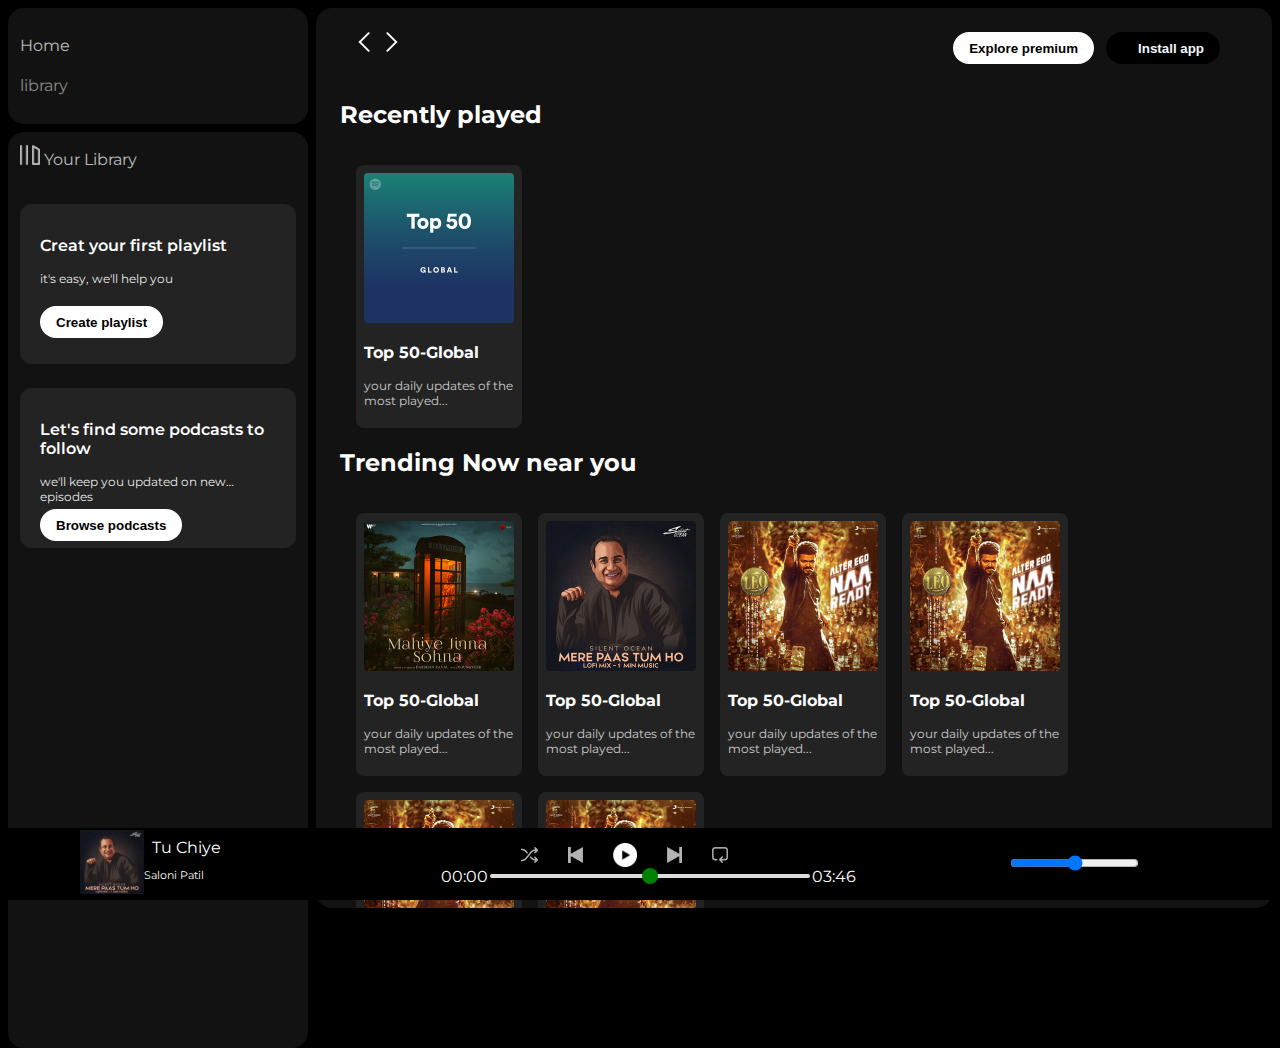
<file: index.html>
<!DOCTYPE html>
<html lang="en">
<head>
    <meta charset="UTF-8">
    <meta name="viewport" content="width=device-width, initial-scale=1.0">
    <link rel="stylesheet" href="css2.css">
    
    <link rel="stylesheet" href="https://cdnjs.cloudflare.com/ajax/libs/font-awesome/6.6.0/css/all.min.css" integrity="sha512-Kc323vGBEqzTmouAECnVceyQqyqdsSiqLQISBL29aUW4U/M7pSPA/gEUZQqv1cwx4OnYxTxve5UMg5GT6L4JJg==" crossorigin="anonymous" referrerpolicy="no-referrer" />
    
    <link rel="icon" href="assets/logo.png">
    <title>Spotify-web player: Music </title>
    

 <link rel="preconnect" href="https://fonts.googleapis.com">
<link rel="preconnect" href="https://fonts.gstatic.com" crossorigin>
<link href="https://fonts.googleapis.com/css2?family=Montserrat:ital,wght@0,100..900;1,100..900&display=swap"
 rel="stylesheet">

</head>
<body>
    <div class="main">
        <div class="sidebar">

           <div class="nav">
              <div class="nav-option">
                  <div class="nav-option" style="opacity: 1;">
                    <i class="fa-solid fa-house"></i>
                    <a href="#"> Home </a>
                  </div>
                    <div class="nav-option">
                        <i class="fa-solid fa-magnifying-glass"></i>
                        <a href="#"> library </a>
                    </div>
                
               </div>
           </div>


            <div class="library">
              <div class="options">
                 <div class="library_options nav-option">
                    <img src="assets/library_icon.png">
                    <a href="#"> Your Library </a>
                 </div>
                  
                  <div class="icon">
                    <i class="fa-solid fa-plus"></i>
                    <i class="fa-solid fa-arrow-right"></i>
                  </div>
              </div>

               <div class="box">
                 <div class="box1">
                    <p class="para1"> Creat your first playlist</p>
                    <p class="para2"> it's easy, we'll help you</p>
                    <div class="badge"> <button> Create  playlist</button></div>
                 </div>
               </div>

               <div class="box">
                <div class="box1">
                   <p class="para1"> Let's find some podcasts to follow</p>
                   <p class="para2"> we'll keep you updated on new episodes</p>
                   <div class="badge"> <button>Browse podcasts </button></div>
                </div>
              </div>


            </div>


        </div>

           
    
        <div class="main-content">  
           
            <div class="sticky-nav">
                <div class="stickyNav-arrows">
                    <img src="assets/backward_icon.png">
                    <img src="assets/forward_icon.png" class="hide">
                </div>

                <div class="stickyNav-badges">
                    <div class="badge"> <button>Explore premium </button></div>  
                    <div class="badge  dark-badge hide " >  <button> <i class="fa-solid fa-download"></i> Install app</button></div>
                    <i class="fa-regular fa-user"></i>
                </div>
                
              </div>
 

              <h2> Recently played</h2>
              <div class="card-container">
                
                 <div class="card">
                  <img src="assets/card1img.jpeg">
                  <p class="card-title"> Top 50-Global</p>
                  <p class="card-info"> your daily updates of the most played...</p>
                  </div>
              </div>


              <h2>Trending Now near you</h2>
              <div class="card-container">
                
                 <div class="card">
                  <img src="assets/card2img.jpeg">
                  <p class="card-title"> Top 50-Global</p>
                  <p class="card-info"> your daily updates of the most played...</p>
                  </div>
              

                 <div class="card">
                  <img src="assets/card3img.jpeg">
                  <p class="card-title"> Top 50-Global</p>
                  <p class="card-info"> your daily updates of the most played...</p>
                  </div>



             
                 <div class="card">
                  <img src="assets/card4img.jpeg">
                  <p class="card-title"> Top 50-Global</p>
                  <p class="card-info"> your daily updates of the most played...</p>
                  </div>
            
                  <div class="card">
                    <img src="assets/card4img.jpeg">
                    <p class="card-title"> Top 50-Global</p>
                    <p class="card-info"> your daily updates of the most played...</p>
                    </div>
            
                    <div class="card">
                      <img src="assets/card4img.jpeg">
                      <p class="card-title"> Top 50-Global</p>
                      <p class="card-info"> your daily updates of the most played...</p>
                      </div>
            
                  <div class="card">
                    <img src="assets/card4img.jpeg">
                    <p class="card-title"> Top 50-Global</p>
                    <p class="card-info"> your daily updates of the most played...</p>
                    </div>
                  
            </div>


            <h2> featured charts </h2>
              <div class="card-container">
                
                 <div class="card">
                  <img src="assets/card5img.jpeg">
                  <p class="card-title"> Top 50-Global</p>
                  <p class="card-info"> your daily updates of the most played...</p>
                  </div>


                  <div class="card">
                    <img src="assets/card6img.jpeg">
                    <p class="card-title"> Top 50-Global</p>
                    <p class="card-info"> your daily updates of the most played...</p>
                    </div>

                    <div class="card">
                      <img src="assets/card1img.jpeg">
                      <p class="card-title"> Top 50-Global</p>
                      <p class="card-info"> your daily updates of the most played...</p>
                      </div>  
              </div>

             <div class="FooterLine">
              <div class="line"></div>
             </div>
           
        <div class="music-player">

          <div class="leftAlbum">

            <div class="recentSong">

              <div class="recentCard">
                <img src="assets/card3img.jpeg">
              </div>

              <div class="aboutRecentSong">
                <div class="recentTitle">
                  <p>Tu Chiye </p>
                 </div>
   
                 <div class="recentInfo">
                  <p> Saloni Patil</p>
                 </div>
              </div>
              


            </div>


            <div class="heart">
              <i class="fa-regular fa-heart"></i>
            </div>


            <div class="boxType">
              <i class="fa-regular fa-box"></i>
            </div>
          </div>

           <div class="middlePLayer">

            <div class="player-control">
            <img src="assets/player_icon1.png" class="player-control-icon">
            <img src="assets/player_icon2.png" class="player-control-icon">
            <img src="assets/player_icon3.png" class="player-control-icon" style=" opacity: 1;height: 1.5rem;" >
            <img src="assets/player_icon4.png" class="player-control-icon">
            <img src="assets/player_icon5.png" class="player-control-icon">
            </div>

            <div class="playback-bar">
              <span class="curr-time"> 00:00</span>
              <input type="range" min="0" max="100" class="progress-bar" step="1">
              <span class="total-time"> 03:46</span>
           </div>
        </div>



        <div class="rightControl">
          <i class="fa-brands fa-square-youtube"></i>
          <i class="fa-solid fa-bars"></i>
          <i class="fa-solid fa-volume-high"></i>
          <input type="range">

        </div>
    </div>
</body>
</html>
</file>
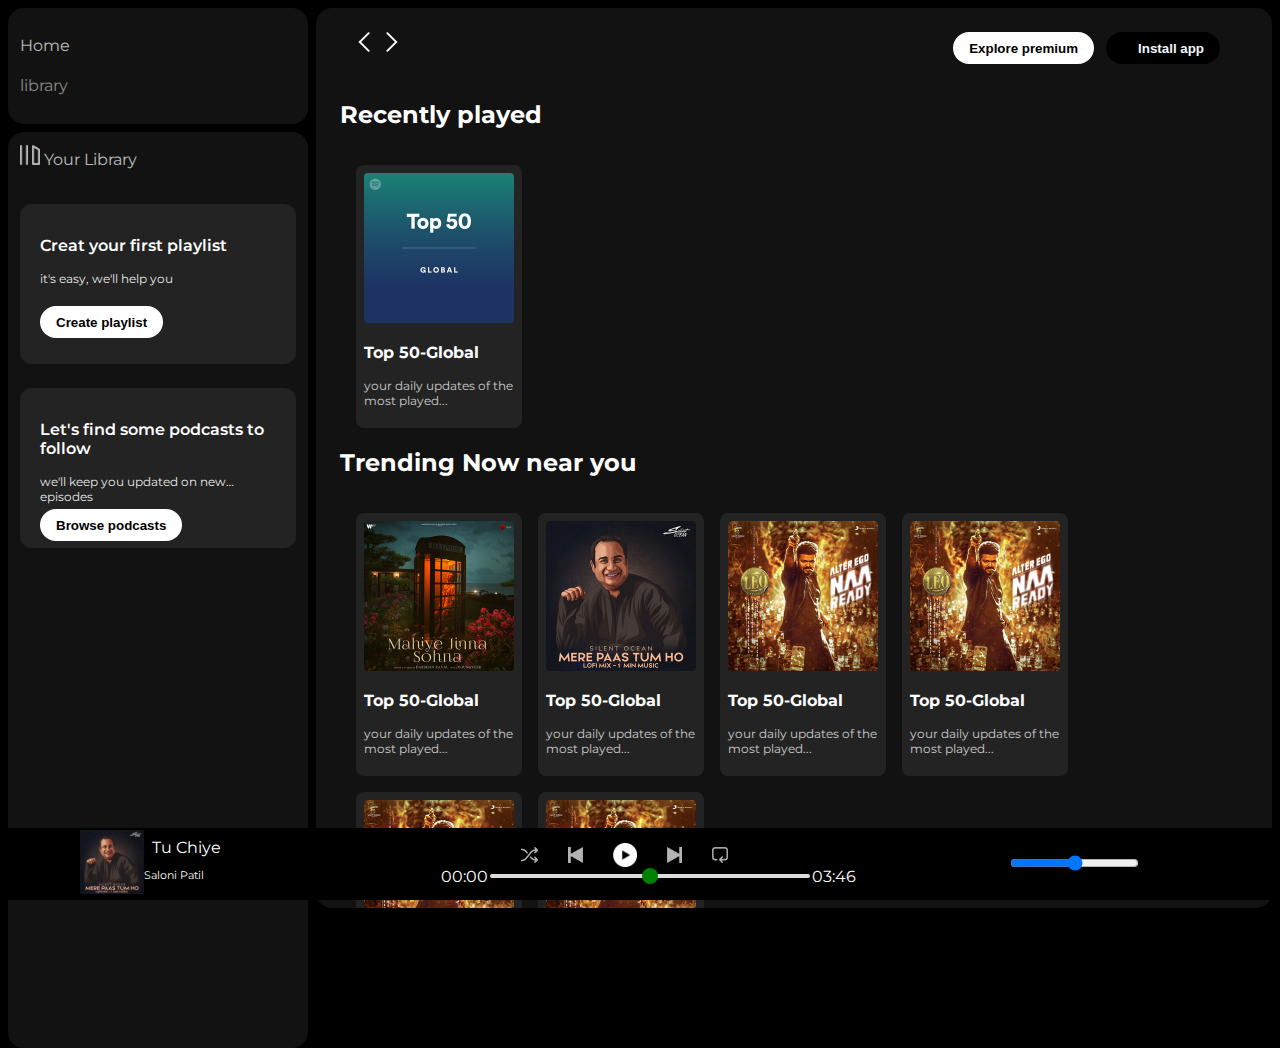
<file: css2.html>
<!DOCTYPE html>
<html lang="en">
<head>
    <meta charset="UTF-8">
    <meta name="viewport" content="width=device-width, initial-scale=1.0">
    <link rel="stylesheet" href="css2.css">
    
    <link rel="stylesheet" href="https://cdnjs.cloudflare.com/ajax/libs/font-awesome/6.6.0/css/all.min.css" integrity="sha512-Kc323vGBEqzTmouAECnVceyQqyqdsSiqLQISBL29aUW4U/M7pSPA/gEUZQqv1cwx4OnYxTxve5UMg5GT6L4JJg==" crossorigin="anonymous" referrerpolicy="no-referrer" />
    
    <link rel="icon" href="assets/logo.png">
    <title>Spotify-web player: Music </title>
    

 <link rel="preconnect" href="https://fonts.googleapis.com">
<link rel="preconnect" href="https://fonts.gstatic.com" crossorigin>
<link href="https://fonts.googleapis.com/css2?family=Montserrat:ital,wght@0,100..900;1,100..900&display=swap"
 rel="stylesheet">

</head>
<body>
    <div class="main">
        <div class="sidebar">

           <div class="nav">
              <div class="nav-option">
                  <div class="nav-option" style="opacity: 1;">
                    <i class="fa-solid fa-house"></i>
                    <a href="#"> Home </a>
                  </div>
                    <div class="nav-option">
                        <i class="fa-solid fa-magnifying-glass"></i>
                        <a href="#"> library </a>
                    </div>
                
               </div>
           </div>


            <div class="library">
              <div class="options">
                 <div class="library_options nav-option">
                    <img src="assets/library_icon.png">
                    <a href="#"> Your Library </a>
                 </div>
                  
                  <div class="icon">
                    <i class="fa-solid fa-plus"></i>
                    <i class="fa-solid fa-arrow-right"></i>
                  </div>
              </div>

               <div class="box">
                 <div class="box1">
                    <p class="para1"> Creat your first playlist</p>
                    <p class="para2"> it's easy, we'll help you</p>
                    <div class="badge"> <button> Create  playlist</button></div>
                 </div>
               </div>

               <div class="box">
                <div class="box1">
                   <p class="para1"> Let's find some podcasts to follow</p>
                   <p class="para2"> we'll keep you updated on new episodes</p>
                   <div class="badge"> <button>Browse podcasts </button></div>
                </div>
              </div>


            </div>


        </div>

           
    
        <div class="main-content">  
           
            <div class="sticky-nav">
                <div class="stickyNav-arrows">
                    <img src="assets/backward_icon.png">
                    <img src="assets/forward_icon.png" class="hide">
                </div>

                <div class="stickyNav-badges">
                    <div class="badge"> <button>Explore premium </button></div>  
                    <div class="badge  dark-badge hide " >  <button> <i class="fa-solid fa-download"></i> Install app</button></div>
                    <i class="fa-regular fa-user"></i>
                </div>
                
              </div>
 

              <h2> Recently played</h2>
              <div class="card-container">
                
                 <div class="card">
                  <img src="assets/card1img.jpeg">
                  <p class="card-title"> Top 50-Global</p>
                  <p class="card-info"> your daily updates of the most played...</p>
                  </div>
              </div>


              <h2>Trending Now near you</h2>
              <div class="card-container">
                
                 <div class="card">
                  <img src="assets/card2img.jpeg">
                  <p class="card-title"> Top 50-Global</p>
                  <p class="card-info"> your daily updates of the most played...</p>
                  </div>
              

                 <div class="card">
                  <img src="assets/card3img.jpeg">
                  <p class="card-title"> Top 50-Global</p>
                  <p class="card-info"> your daily updates of the most played...</p>
                  </div>



             
                 <div class="card">
                  <img src="assets/card4img.jpeg">
                  <p class="card-title"> Top 50-Global</p>
                  <p class="card-info"> your daily updates of the most played...</p>
                  </div>
            
                  <div class="card">
                    <img src="assets/card4img.jpeg">
                    <p class="card-title"> Top 50-Global</p>
                    <p class="card-info"> your daily updates of the most played...</p>
                    </div>
            
                    <div class="card">
                      <img src="assets/card4img.jpeg">
                      <p class="card-title"> Top 50-Global</p>
                      <p class="card-info"> your daily updates of the most played...</p>
                      </div>
            
                  <div class="card">
                    <img src="assets/card4img.jpeg">
                    <p class="card-title"> Top 50-Global</p>
                    <p class="card-info"> your daily updates of the most played...</p>
                    </div>
                  
            </div>


            <h2> featured charts </h2>
              <div class="card-container">
                
                 <div class="card">
                  <img src="assets/card5img.jpeg">
                  <p class="card-title"> Top 50-Global</p>
                  <p class="card-info"> your daily updates of the most played...</p>
                  </div>


                  <div class="card">
                    <img src="assets/card6img.jpeg">
                    <p class="card-title"> Top 50-Global</p>
                    <p class="card-info"> your daily updates of the most played...</p>
                    </div>

                    <div class="card">
                      <img src="assets/card1img.jpeg">
                      <p class="card-title"> Top 50-Global</p>
                      <p class="card-info"> your daily updates of the most played...</p>
                      </div>  
              </div>

             <div class="FooterLine">
              <div class="line"></div>
             </div>
           
        <div class="music-player">

          <div class="leftAlbum">

            <div class="recentSong">

              <div class="recentCard">
                <img src="assets/card3img.jpeg">
              </div>

              <div class="aboutRecentSong">
                <div class="recentTitle">
                  <p>Tu Chiye </p>
                 </div>
   
                 <div class="recentInfo">
                  <p> Saloni Patil</p>
                 </div>
              </div>
              


            </div>


            <div class="heart">
              <i class="fa-regular fa-heart"></i>
            </div>


            <div class="boxType">
              <i class="fa-regular fa-box"></i>
            </div>
          </div>

           <div class="middlePLayer">

            <div class="player-control">
            <img src="assets/player_icon1.png" class="player-control-icon">
            <img src="assets/player_icon2.png" class="player-control-icon">
            <img src="assets/player_icon3.png" class="player-control-icon" style=" opacity: 1;height: 1.5rem;" >
            <img src="assets/player_icon4.png" class="player-control-icon">
            <img src="assets/player_icon5.png" class="player-control-icon">
            </div>

            <div class="playback-bar">
              <span class="curr-time"> 00:00</span>
              <input type="range" min="0" max="100" class="progress-bar" step="1">
              <span class="total-time"> 03:46</span>
           </div>
        </div>



        <div class="rightControl">
          <i class="fa-brands fa-square-youtube"></i>
          <i class="fa-solid fa-bars"></i>
          <i class="fa-solid fa-volume-high"></i>
          <input type="range">

        </div>
    </div>
</body>
</html>
</file>
<file: css2.css>
body{
  font-family: "Montserrat", sans-serif;
  overflow: hidden;
  background-color: black;
  color: white;
  margin: 0;
}
.main{
    display: flex; 
    height: 100vh;
    padding: 0.5rem;
}
.sidebar{
    background-color: black;
    width: 300px;
    border-radius: 1rem; /* 16 px */
    margin-right: 0.5rem;
}
.main-content
{
    background-color: #121212;
    flex: 1;
    border-radius: 1rem;
    overflow:auto ;
    padding: 0 1.5rem;
    
}
.music-player
{
    background-color: black;
    position: fixed;
    left: 0;
    bottom: 0;
    width: 100%;
    height: 72px;
}

a
{
    text-decoration: none;
    color: white;
}
.nav
{
    background-color: #121212;
    border-radius: 1rem;
    display: flex;
    flex-direction: column;
    height: 100px;
    justify-content: center;
    padding: 0.5rem 0.75rem;
}
.nav-option
{
  line-height: 40px;
  opacity: 0.7;
}

.nav-option:hover
{
    opacity: 1;
}
.nav-option a{
    font-size: 1rem ;
}
.nav-option i{
    font-size: 1.25;
}

.library
{
    background-color: #121212;
    border-radius: 1rem;
    height: 100%;
    margin-top: 0.5rem;
    padding: 0.5rem 0.75rem;
}
.options{
    display: flex;
    justify-content: space-between;
    align-items: center;
}
.library_options img
{
   height: 1.25rem;
   width: 1.25rem;
}

.icon i
{
    opacity: 0.7;
    margin-right: 0.5rem;
}
.icon i:hover{
    opacity:1;
}


.box
{
    background-color: #232323;
    height: 8rem;
    border-radius:0.75rem ;
    margin: 1.5rem 0;
    padding: 1rem 1.25rem;
    overflow-wrap:normal;

    
    display: -webkit-box;
    -webkit-line-clamp: 3;
    -webkit-box-orient: vertical;
   
}
.para1
{
    font-size:rem;
    font-weight: 600;
}
.para2
{
    font-size: 0.75rem;
    opacity: 0.9 ;
}
.badge button
{
    background-color: white;
    border: none;
    border-radius: 100px;
    padding: 0.25rem 1rem;
    font-weight: 700;
    margin-top: 0.5rem;
    height: 2rem;
}


.sticky-nav
{
    display: flex;
    background-color: #121212;
    position: sticky;
    top: 0;
    justify-content: space-between;
    align-items: center;
    padding:1rem 0;
    z-index: 10;
}
.stickyNav-badges
{
    display: flex;
    justify-content: center;
    align-items: center;
    margin-left: 0.75rem;
}

.dark-badge button
{
    background-color: #000;
    color: aliceblue;
}
    
.stickyNav-badges button {
margin-right: 0.75rem;
}

.stickyNav-badges i{
    margin-right: 1rem;
    }

.stickyNav-arrows
{
    margin-left: 0.75rem;
}

@media(max-width:1000px)
{
    .hide
    {
        display: none;
    }
}



.cards
{
   height: 25rem;
   margin-left: 0.75rem;
   background-color:#121212;
   width: 12rem;
   padding: 1rem;
    
}
.cards h2
{
    font-size: medium;
}

.card{
background-color: #232323;
width: 150px;
border-radius: 0.5rem;
padding: 0.5rem;
margin-left: 1rem;
margin-top: 1rem;
}
.card-container
{
    display: flex;
    flex-wrap: wrap ;
   
}
.card img{
    width: 100%;
    border-radius: 0.25rem;
}

.card-title
{
    font-weight: 700;

}

.card-info
{
    font-size: 0.75rem;
    opacity: 0.75;
}

.FooterLine
{
 height: 300px;
 display: flex;
 align-items: center;
 justify-content: center;
}

.line
{
    height: 30%;
    width: 90%;
    opacity: 0.5;
    border-top: 1px solid white;
   
}
.music-player{
    display: flex;
    justify-content: space-between;
    align-items: center;
}

.middlePlayer
{
    width: 50%;
  line-height:1rem ;
 
}
.leftAlbum
{
    width: 25%;
   
}
.rightControl
{
    width: 25%;  
}

.player-control
{
    width: 13rem;
    padding-left: 5rem;
    display: flex;
    justify-content: space-between;
    align-items: center;

}
.player-control-icon
{
    height: 1rem;
    opacity: 0.7;
}
.player-control-icon:hover
{

    opacity:1;
}
.playback-bar
{
    display: flex;
}
.progress-bar
{
    width: 20rem;
    appearance: none;
    background-color: transparent;
    cursor: pointer;

}
.progress-bar::-webkit-slider-runnable-track
{
    background-color: #ddd;
    border-radius: 100px;
    height: 0.2rem;

}
.progress-bar::-webkit-slider-thumb
{
    appearance: none ;
    height: 1rem;
    width: 1rem;
    background-color: green;
    border-radius: 100%;
    margin-top: -6px;
}



.leftAlbum
{
    width: 25%;
   margin: 0.5rem;
   display: flex;
   flex-wrap: wrap;
   justify-content: center;
  align-items: center;
}
.recentSong
{
  width: 10rem;
  display: flex;
  
}
.recentCard img
{
width: 4rem;
height: 4rem;
}

.recentTitle p
{
    font-size: 1rem;
    margin: 0.5rem;
}
.recentInfo
{
    font-size: 0.7rem;

}
.heart 
{
   margin-left: 0.5rem;
}
.boxType
{
   margin-left: 0.5rem;
}

.rightCotrols
{
    display: flex;
    justify-content: space-between;
    
}
.rightControl i{
  margin-left: 1rem;
}
</file>
